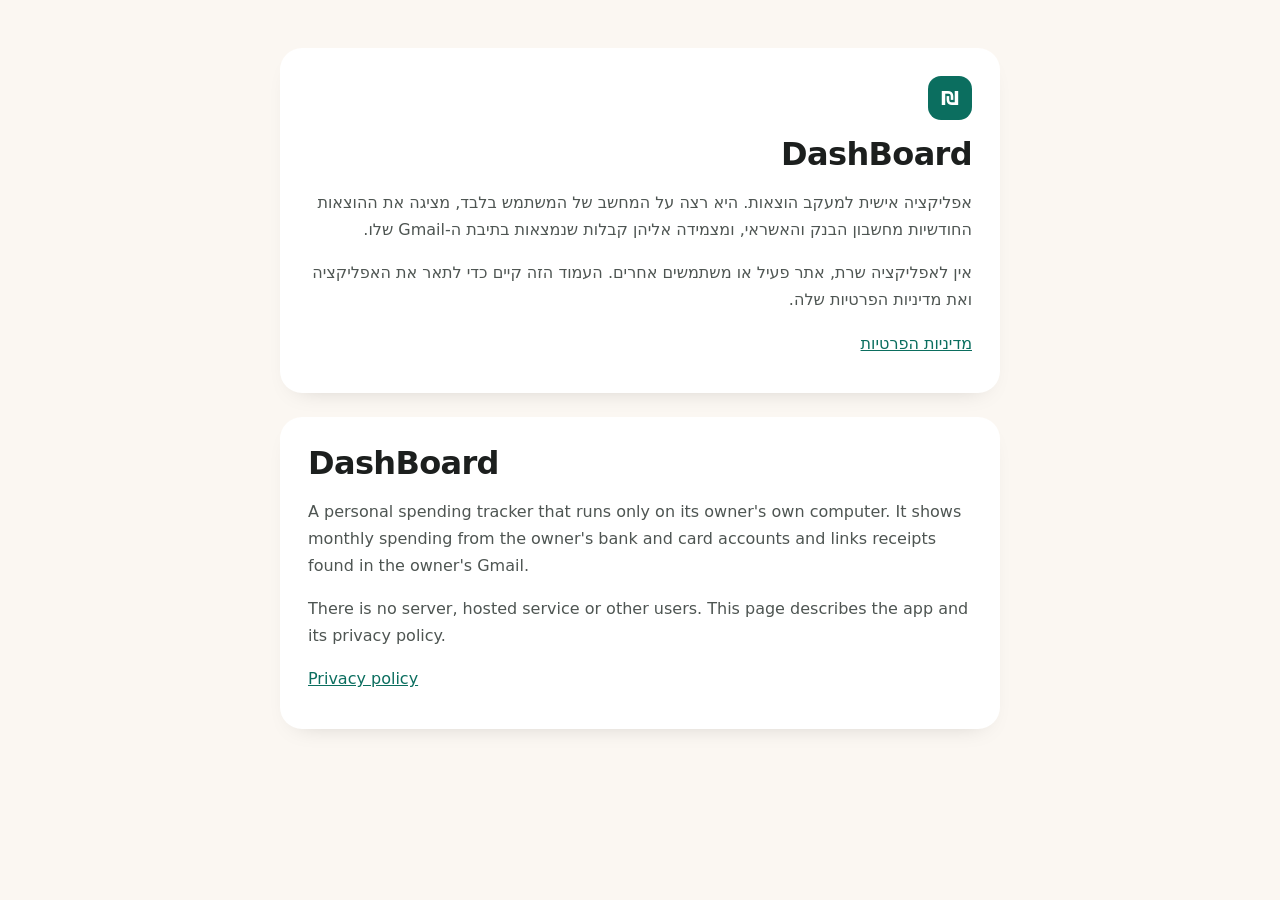
<file: index.html>
<!doctype html>
<html lang="he" dir="rtl">
<head>
  <meta charset="utf-8">
  <meta name="viewport" content="width=device-width, initial-scale=1">
  <title>DashBoard: מעקב הוצאות אישי</title>
  <meta name="description" content="אפליקציה אישית למעקב הוצאות שרצה על המחשב של המשתמש בלבד.">
  <link rel="stylesheet" href="style.css">
</head>
<body>
<main>
  <div class="card">
    <div class="mark" aria-hidden="true">₪</div>
    <h1>DashBoard</h1>
    <p>אפליקציה אישית למעקב הוצאות. היא רצה על המחשב של המשתמש בלבד, מציגה את ההוצאות החודשיות מחשבון הבנק והאשראי, ומצמידה אליהן קבלות שנמצאות בתיבת ה-Gmail שלו.</p>
    <p>אין לאפליקציה שרת, אתר פעיל או משתמשים אחרים. העמוד הזה קיים כדי לתאר את האפליקציה ואת מדיניות הפרטיות שלה.</p>
    <p><a href="privacy.html">מדיניות הפרטיות</a></p>
  </div>
  <div class="card" lang="en">
    <h1>DashBoard</h1>
    <p>A personal spending tracker that runs only on its owner's own computer. It shows monthly spending from the owner's bank and card accounts and links receipts found in the owner's Gmail.</p>
    <p>There is no server, hosted service or other users. This page describes the app and its privacy policy.</p>
    <p><a href="privacy.html">Privacy policy</a></p>
  </div>
</main>
</body>
</html>
</file>
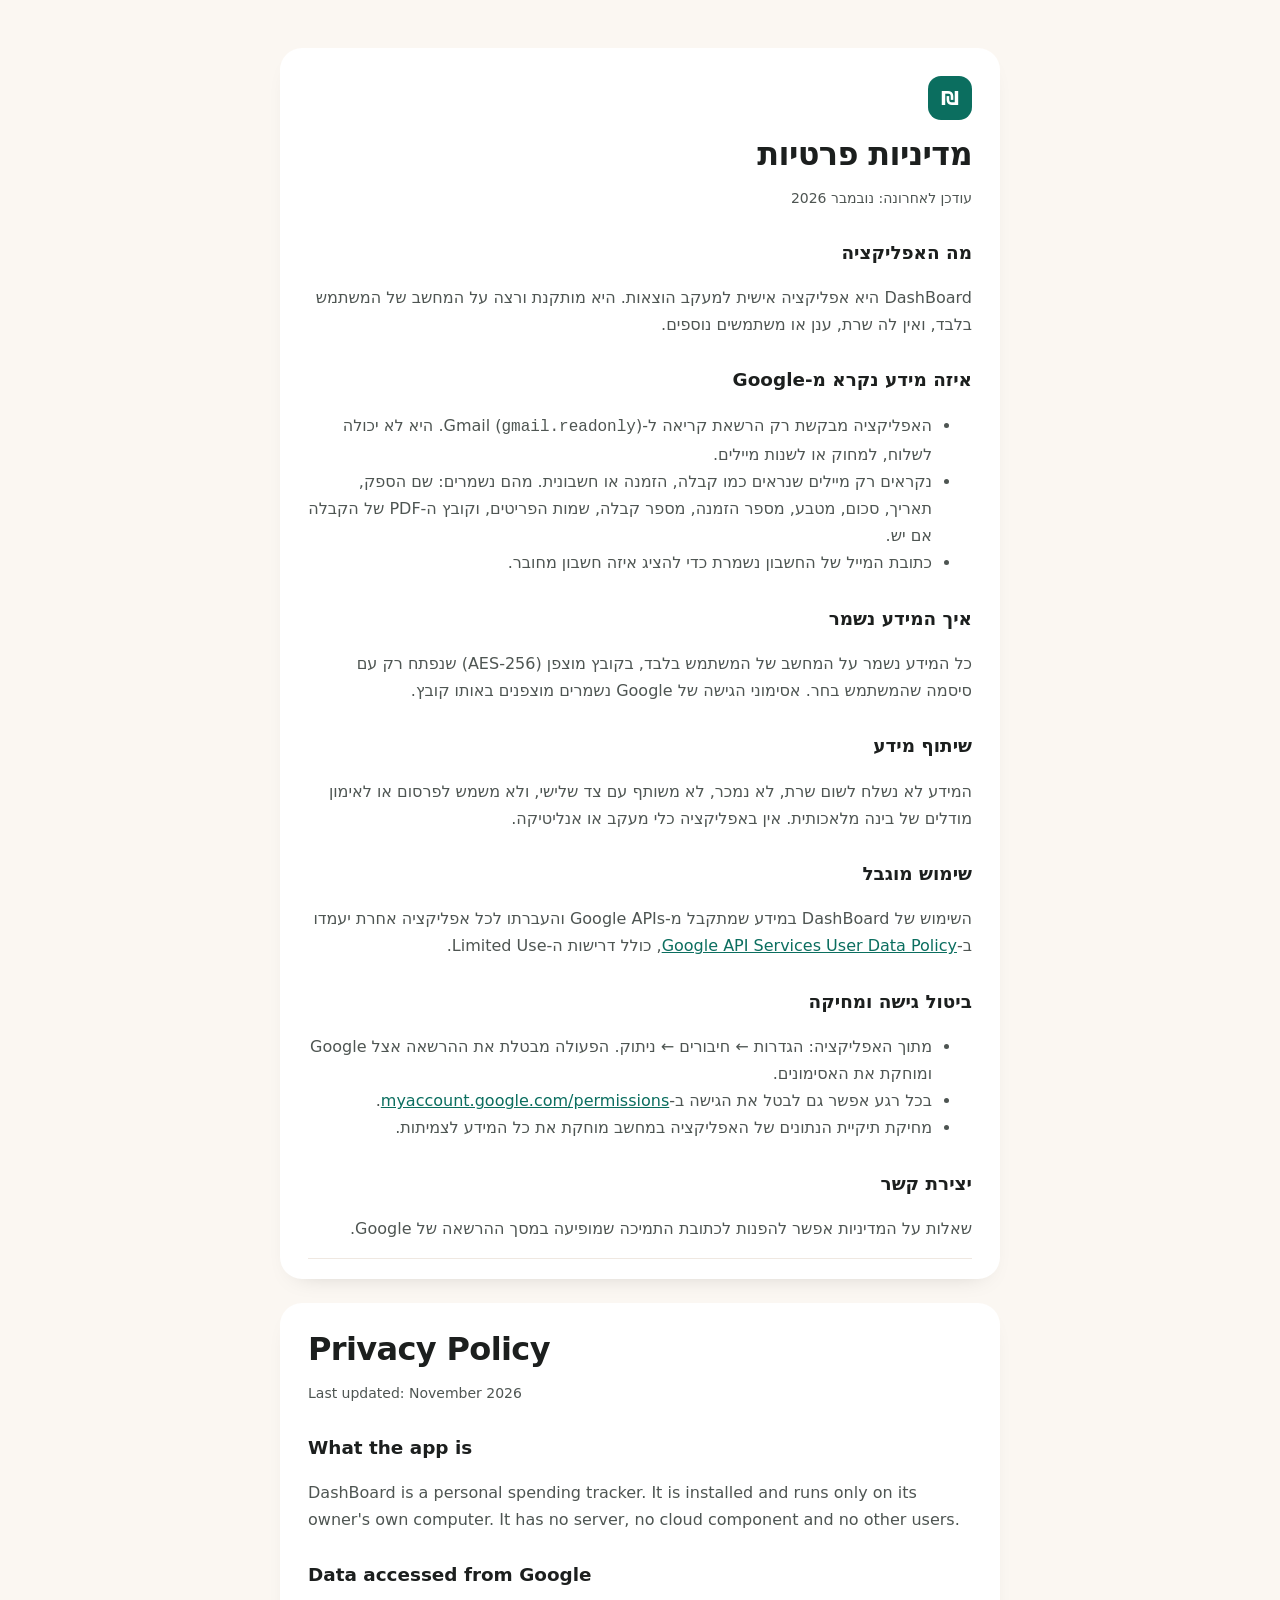
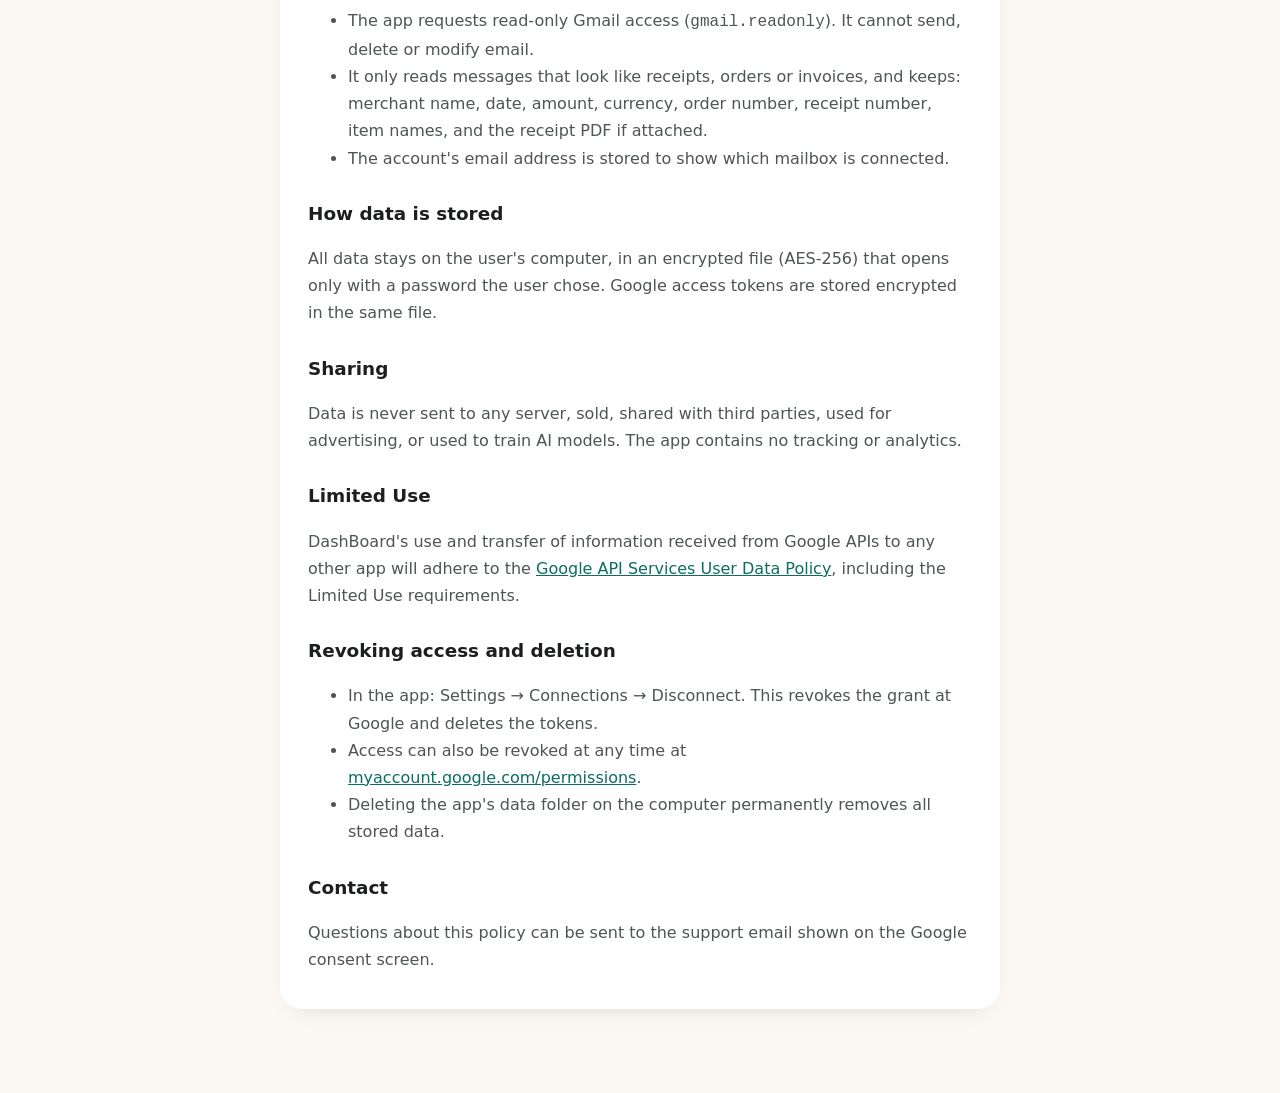
<file: privacy.html>
<!doctype html>
<html lang="he" dir="rtl">
<head>
  <meta charset="utf-8">
  <meta name="viewport" content="width=device-width, initial-scale=1">
  <title>DashBoard: מדיניות פרטיות</title>
  <link rel="stylesheet" href="style.css">
</head>
<body>
<main>
  <div class="card">
    <div class="mark" aria-hidden="true">₪</div>
    <h1>מדיניות פרטיות</h1>
    <p class="meta">עודכן לאחרונה: נובמבר 2026</p>

    <h2>מה האפליקציה</h2>
    <p>DashBoard היא אפליקציה אישית למעקב הוצאות. היא מותקנת ורצה על המחשב של המשתמש בלבד, ואין לה שרת, ענן או משתמשים נוספים.</p>

    <h2>איזה מידע נקרא מ-Google</h2>
    <ul>
      <li>האפליקציה מבקשת רק הרשאת קריאה ל-Gmail (<code>gmail.readonly</code>). היא לא יכולה לשלוח, למחוק או לשנות מיילים.</li>
      <li>נקראים רק מיילים שנראים כמו קבלה, הזמנה או חשבונית. מהם נשמרים: שם הספק, תאריך, סכום, מטבע, מספר הזמנה, מספר קבלה, שמות הפריטים, וקובץ ה-PDF של הקבלה אם יש.</li>
      <li>כתובת המייל של החשבון נשמרת כדי להציג איזה חשבון מחובר.</li>
    </ul>

    <h2>איך המידע נשמר</h2>
    <p>כל המידע נשמר על המחשב של המשתמש בלבד, בקובץ מוצפן (AES-256) שנפתח רק עם סיסמה שהמשתמש בחר. אסימוני הגישה של Google נשמרים מוצפנים באותו קובץ.</p>

    <h2>שיתוף מידע</h2>
    <p>המידע לא נשלח לשום שרת, לא נמכר, לא משותף עם צד שלישי, ולא משמש לפרסום או לאימון מודלים של בינה מלאכותית. אין באפליקציה כלי מעקב או אנליטיקה.</p>

    <h2>שימוש מוגבל</h2>
    <p>השימוש של DashBoard במידע שמתקבל מ-Google APIs והעברתו לכל אפליקציה אחרת יעמדו ב-<a href="https://developers.google.com/terms/api-services-user-data-policy">Google API Services User Data Policy</a>, כולל דרישות ה-Limited Use.</p>

    <h2>ביטול גישה ומחיקה</h2>
    <ul>
      <li>מתוך האפליקציה: הגדרות ← חיבורים ← ניתוק. הפעולה מבטלת את ההרשאה אצל Google ומוחקת את האסימונים.</li>
      <li>בכל רגע אפשר גם לבטל את הגישה ב-<a href="https://myaccount.google.com/permissions">myaccount.google.com/permissions</a>.</li>
      <li>מחיקת תיקיית הנתונים של האפליקציה במחשב מוחקת את כל המידע לצמיתות.</li>
    </ul>

    <h2>יצירת קשר</h2>
    <p>שאלות על המדיניות אפשר להפנות לכתובת התמיכה שמופיעה במסך ההרשאה של Google.</p>
    <hr>
  </div>

  <div class="card" lang="en">
    <h1>Privacy Policy</h1>
    <p class="meta">Last updated: November 2026</p>

    <h2>What the app is</h2>
    <p>DashBoard is a personal spending tracker. It is installed and runs only on its owner's own computer. It has no server, no cloud component and no other users.</p>

    <h2>Data accessed from Google</h2>
    <ul>
      <li>The app requests read-only Gmail access (<code>gmail.readonly</code>). It cannot send, delete or modify email.</li>
      <li>It only reads messages that look like receipts, orders or invoices, and keeps: merchant name, date, amount, currency, order number, receipt number, item names, and the receipt PDF if attached.</li>
      <li>The account's email address is stored to show which mailbox is connected.</li>
    </ul>

    <h2>How data is stored</h2>
    <p>All data stays on the user's computer, in an encrypted file (AES-256) that opens only with a password the user chose. Google access tokens are stored encrypted in the same file.</p>

    <h2>Sharing</h2>
    <p>Data is never sent to any server, sold, shared with third parties, used for advertising, or used to train AI models. The app contains no tracking or analytics.</p>

    <h2>Limited Use</h2>
    <p>DashBoard's use and transfer of information received from Google APIs to any other app will adhere to the <a href="https://developers.google.com/terms/api-services-user-data-policy">Google API Services User Data Policy</a>, including the Limited Use requirements.</p>

    <h2>Revoking access and deletion</h2>
    <ul>
      <li>In the app: Settings → Connections → Disconnect. This revokes the grant at Google and deletes the tokens.</li>
      <li>Access can also be revoked at any time at <a href="https://myaccount.google.com/permissions">myaccount.google.com/permissions</a>.</li>
      <li>Deleting the app's data folder on the computer permanently removes all stored data.</li>
    </ul>

    <h2>Contact</h2>
    <p>Questions about this policy can be sent to the support email shown on the Google consent screen.</p>
  </div>
</main>
</body>
</html>
</file>
<file: style.css>
:root { --bg: #FBF7F2; --card: #fff; --ink: #1C1F1E; --ink2: #4E5552; --brand: #0B6E5F; --rule: #EFE8E1; color-scheme: light dark; }
@media (prefers-color-scheme: dark) { :root { --bg: #0E1412; --card: #161D1B; --ink: #ECF1EF; --ink2: #B7C1BD; --brand: #3FC1A5; --rule: #24302C; } }
* { box-sizing: border-box; }
body { margin: 0; background: var(--bg); color: var(--ink); font: 16px/1.7 system-ui, -apple-system, "Segoe UI", Arial, sans-serif; }
main { max-width: 760px; margin: 0 auto; padding: 48px 20px 64px; }
.card { background: var(--card); border-radius: 22px; padding: 28px 28px 20px; box-shadow: 0 10px 26px -18px rgba(0,0,0,.25); margin-bottom: 24px; }
.mark { width: 44px; height: 44px; border-radius: 13px; background: var(--brand); color: #fff; display: grid; place-items: center; font-weight: 800; font-size: 20px; margin-bottom: 16px; }
h1 { font-size: 2rem; line-height: 1.15; margin: 0 0 8px; letter-spacing: -0.02em; }
h2 { font-size: 1.15rem; margin: 26px 0 6px; }
p, li { color: var(--ink2); }
a { color: var(--brand); }
.meta { font-size: 14px; color: var(--ink2); }
[lang="en"] { direction: ltr; text-align: left; }
hr { border: 0; border-top: 1px solid var(--rule); margin: 8px 0 0; }
</file>
